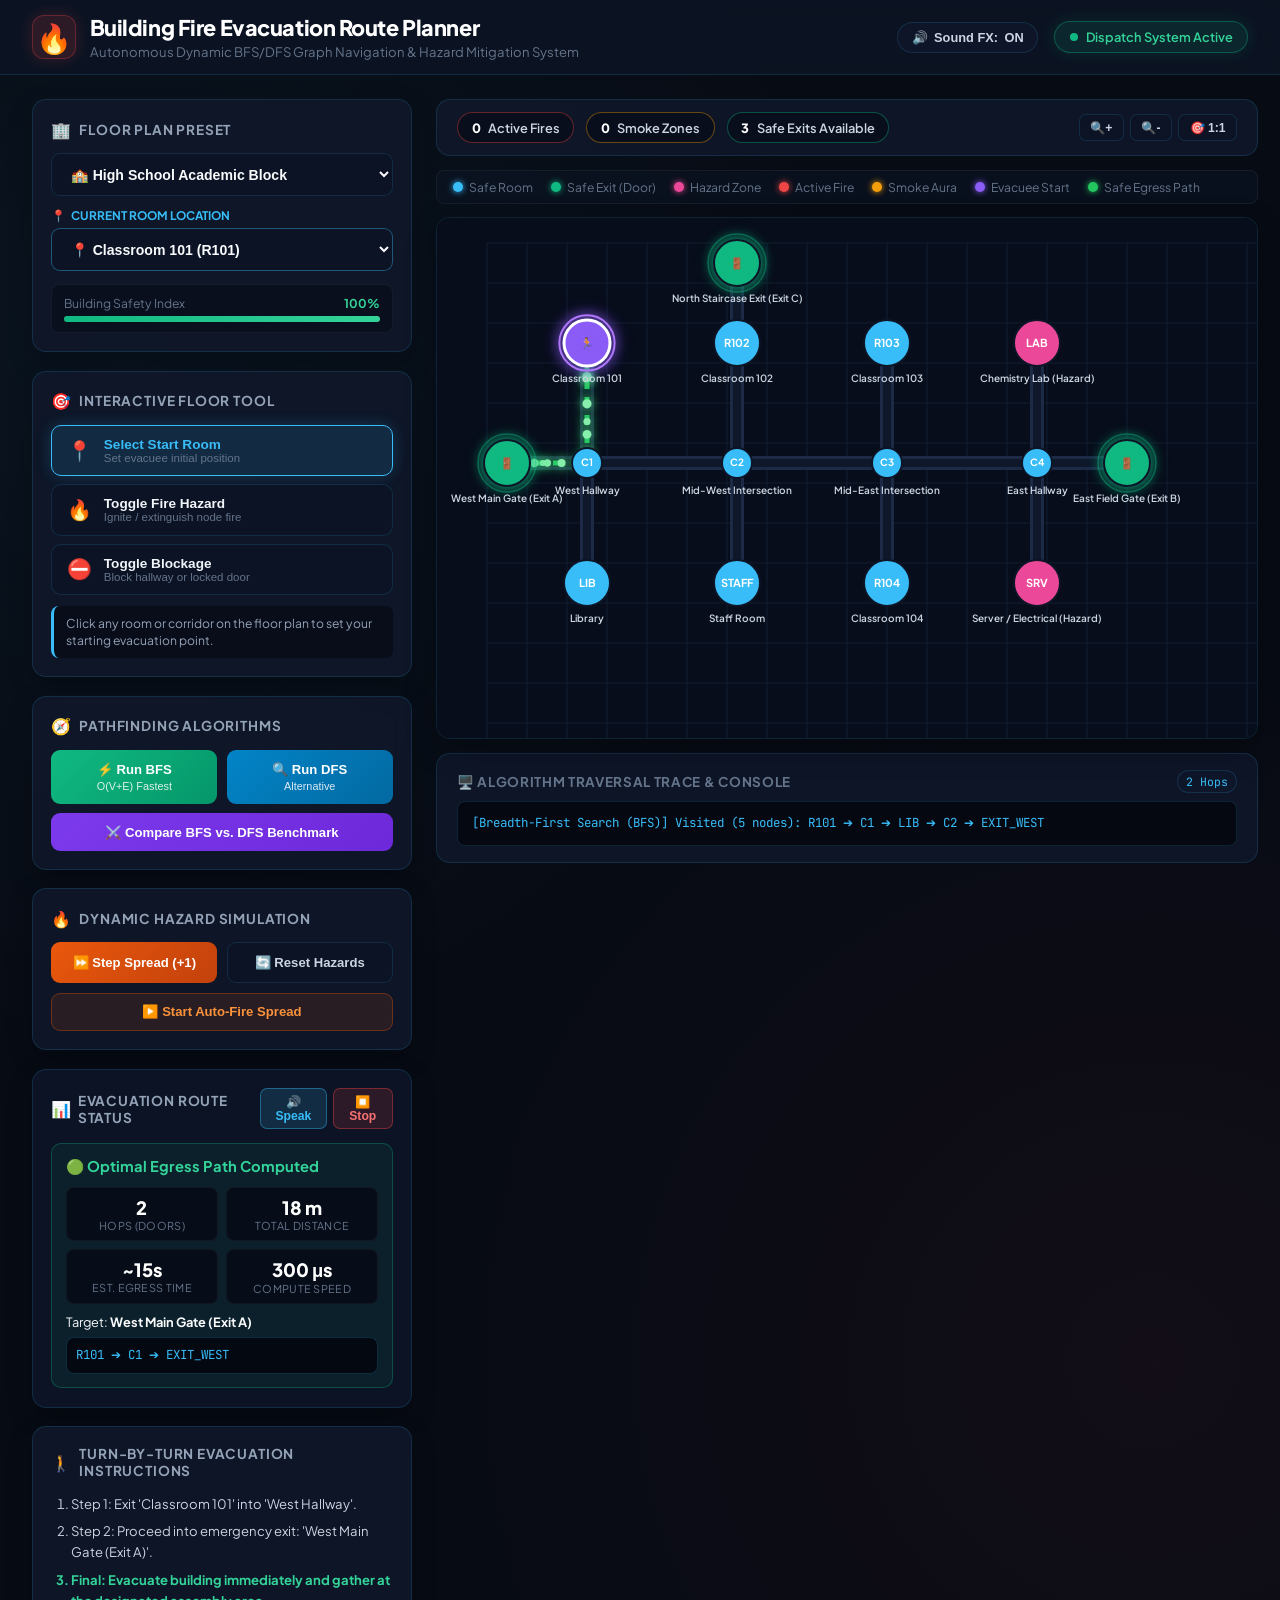
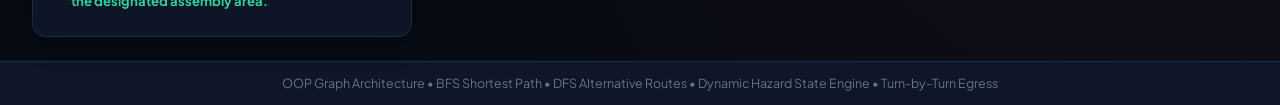
<file: index.html>
<!DOCTYPE html>
<html lang="en">
<head>
    <meta charset="UTF-8">
    <meta name="viewport" content="width=device-width, initial-scale=1.0">
    <title>Building Fire Evacuation Route Planner</title>
    <link rel="stylesheet" href="static/css/style.css">
    <link rel="preconnect" href="https://fonts.googleapis.com">
    <link rel="preconnect" href="https://fonts.gstatic.com" crossorigin>
    <link href="https://fonts.googleapis.com/css2?family=Plus+Jakarta+Sans:wght@400;500;600;700;800&family=JetBrains+Mono:wght@400;600;700&display=swap" rel="stylesheet">
</head>
<body>
    <!-- Top Navigation & System Status Bar -->
    <header class="app-header">
        <div class="header-left">
            <div class="logo-icon">🔥</div>
            <div>
                <h1>Building Fire Evacuation Route Planner</h1>
                <p class="subtitle">Autonomous Dynamic BFS/DFS Graph Navigation & Hazard Mitigation System</p>
            </div>
        </div>
        <div class="header-right">
            <!-- Audio FX Toggle -->
            <button class="sound-toggle-btn" id="btn-sound-toggle" title="Toggle System Sound FX">
                <span id="sound-icon">🔊</span> Sound FX: <span id="sound-status">ON</span>
            </button>
            <!-- System Health Pill -->
            <div class="status-indicator">
                <span class="pulse-dot"></span>
                <span id="system-status">Dispatch System Active</span>
            </div>
        </div>
    </header>

    <main class="dashboard-container">
        <!-- Control Sidebar -->
        <aside class="sidebar">
            <!-- Building Selector Panel -->
            <div class="panel">
                <div class="panel-header">
                    <span class="panel-icon">🏢</span>
                    <h3>Floor Plan Preset</h3>
                </div>
                <select id="preset-selector" class="dropdown">
                    <option value="school" selected>🏫 High School Academic Block</option>
                    <option value="hospital">🏥 City Hospital Emergency Wing</option>
                    <option value="apartment">🏢 Skyline Heights Residential Apartments</option>
                </select>

                <!-- Current Location Dropdown for Direct Instant Allocation -->
                <div style="margin-top: 0.75rem;">
                    <div style="font-size: 0.74rem; color: var(--accent-blue); margin-bottom: 0.35rem; font-weight: 700; text-transform: uppercase; display: flex; align-items: center; gap: 0.3rem;">
                        <span>📍</span> Current Room Location
                    </div>
                    <select id="start-room-selector" class="dropdown" style="border-color: rgba(56, 189, 248, 0.4);">
                        <!-- Dynamically populated -->
                    </select>
                </div>

                <!-- Building Integrity Gauge -->
                <div class="integrity-card">
                    <div class="integrity-label">
                        <span>Building Safety Index</span>
                        <b id="integrity-percent">100%</b>
                    </div>
                    <div class="integrity-track">
                        <div class="integrity-bar" id="integrity-bar" style="width: 100%;"></div>
                    </div>
                </div>
            </div>

            <!-- Interactive Click Tool Panel -->
            <div class="panel">
                <div class="panel-header">
                    <span class="panel-icon">🎯</span>
                    <h3>Interactive Floor Tool</h3>
                </div>
                <div class="tool-buttons">
                    <button class="tool-btn active" data-tool="start" id="tool-start">
                        <span class="tool-icon">📍</span>
                        <div class="tool-info">
                            <span class="tool-title">Select Start Room</span>
                            <span class="tool-desc">Set evacuee initial position</span>
                        </div>
                    </button>
                    <button class="tool-btn" data-tool="fire" id="tool-fire">
                        <span class="tool-icon">🔥</span>
                        <div class="tool-info">
                            <span class="tool-title">Toggle Fire Hazard</span>
                            <span class="tool-desc">Ignite / extinguish node fire</span>
                        </div>
                    </button>
                    <button class="tool-btn" data-tool="block" id="tool-block">
                        <span class="tool-icon">⛔</span>
                        <div class="tool-info">
                            <span class="tool-title">Toggle Blockage</span>
                            <span class="tool-desc">Block hallway or locked door</span>
                        </div>
                    </button>
                </div>
                <div class="hint-box" id="tool-hint">
                    Click any room or corridor on the floor plan to set your starting evacuation point.
                </div>
            </div>

            <!-- Route Planning Algorithms -->
            <div class="panel">
                <div class="panel-header">
                    <span class="panel-icon">🧭</span>
                    <h3>Pathfinding Algorithms</h3>
                </div>
                <div class="action-grid">
                    <button class="btn btn-primary" id="btn-bfs">
                        <span>⚡ Run BFS</span>
                        <small class="algo-badge">O(V+E) Fastest</small>
                    </button>
                    <button class="btn btn-secondary" id="btn-dfs">
                        <span>🔍 Run DFS</span>
                        <small class="algo-badge">Alternative</small>
                    </button>
                </div>
                <button class="btn btn-benchmark" id="btn-compare">
                    ⚔️ Compare BFS vs. DFS Benchmark
                </button>
            </div>

            <!-- Dynamic Fire Simulator -->
            <div class="panel">
                <div class="panel-header">
                    <span class="panel-icon">🔥</span>
                    <h3>Dynamic Hazard Simulation</h3>
                </div>
                <div class="action-grid">
                    <button class="btn btn-warning" id="btn-step-fire">
                        ⏩ Step Spread (+1)
                    </button>
                    <button class="btn btn-outline" id="btn-reset">
                        🔄 Reset Hazards
                    </button>
                </div>
                <!-- Auto Simulation Button -->
                <button class="btn btn-auto-sim" id="btn-auto-sim">
                    ▶️ Start Auto-Fire Spread
                </button>
            </div>

            <!-- Route Result Card -->
            <div class="panel result-panel" id="result-panel">
                <div class="panel-header" style="justify-content: space-between;">
                    <div style="display:flex; align-items:center; gap:0.4rem;">
                        <span class="panel-icon">📊</span>
                        <h3>Evacuation Route Status</h3>
                    </div>
                    <div class="audio-controls">
                        <button class="btn-voice" id="btn-voice" title="Broadcast Audio Instructions" style="display: none;">
                            🔊 Speak
                        </button>
                        <button class="btn-voice btn-stop-voice" id="btn-stop-voice" title="Stop Audio Alert" style="display: none;">
                            ⏹️ Stop
                        </button>
                    </div>
                </div>
                <div id="route-output">
                    <div class="empty-state">Select a starting room and click <b>Run BFS</b> to compute the fastest safe route.</div>
                </div>
            </div>

            <!-- Turn-by-Turn GPS Directions Card -->
            <div class="panel" id="directions-panel" style="display: none;">
                <div class="panel-header">
                    <span class="panel-icon">🚶</span>
                    <h3>Turn-by-Turn Evacuation Instructions</h3>
                </div>
                <ol id="directions-list" class="directions-list"></ol>
            </div>
        </aside>

        <!-- Floor Plan Visualizer Area -->
        <section class="canvas-area">
            <!-- Toolbar above canvas -->
            <div class="canvas-toolbar">
                <div class="stats-bar">
                    <div class="stat-pill stat-fire"><span class="stat-num" id="stat-fires">0</span> Active Fires</div>
                    <div class="stat-pill stat-smoke"><span class="stat-num" id="stat-smokes">0</span> Smoke Zones</div>
                    <div class="stat-pill stat-exit"><span class="stat-num" id="stat-exits">0</span> Safe Exits Available</div>
                </div>
                <div class="canvas-actions">
                    <button class="canvas-tool-btn" id="btn-zoom-in" title="Zoom In">🔍+</button>
                    <button class="canvas-tool-btn" id="btn-zoom-out" title="Zoom Out">🔍-</button>
                    <button class="canvas-tool-btn" id="btn-zoom-reset" title="Reset View">🎯 1:1</button>
                </div>
            </div>

            <!-- Legend Bar -->
            <div class="legend-bar">
                <span class="legend-item"><span class="dot safe"></span> Safe Room</span>
                <span class="legend-item"><span class="dot exit"></span> Safe Exit (Door)</span>
                <span class="legend-item"><span class="dot hazard"></span> Hazard Zone</span>
                <span class="legend-item"><span class="dot fire"></span> Active Fire</span>
                <span class="legend-item"><span class="dot smoke"></span> Smoke Aura</span>
                <span class="legend-item"><span class="dot start"></span> Evacuee Start</span>
                <span class="legend-item"><span class="dot route"></span> Safe Egress Path</span>
            </div>

            <!-- Canvas Wrapper -->
            <div class="canvas-wrapper">
                <canvas id="floor-canvas" width="820" height="520"></canvas>
            </div>

            <!-- Algorithm Comparison Benchmark Table -->
            <div class="benchmark-card" id="benchmark-card" style="display: none;">
                <div class="benchmark-header">
                    <h4>⚔️ Algorithm Benchmark: BFS vs. DFS Performance Analysis</h4>
                    <button class="btn-close" id="btn-close-benchmark">&times;</button>
                </div>
                <table class="benchmark-table">
                    <thead>
                        <tr>
                            <th>Metric</th>
                            <th>Breadth-First Search (BFS)</th>
                            <th>Depth-First Search (DFS)</th>
                            <th>Analysis / Winner</th>
                        </tr>
                    </thead>
                    <tbody id="benchmark-body">
                        <!-- Populated by JavaScript -->
                    </tbody>
                </table>
            </div>

            <!-- Traversal Trace / Step Log -->
            <div class="log-card">
                <div class="log-header">
                    <h4>🖥️ Algorithm Traversal Trace & Console</h4>
                    <span class="log-badge" id="log-step-count">Ready</span>
                </div>
                <div id="traversal-log" class="code-log">System ready. Click on any room or run an algorithm to begin...</div>
            </div>
        </section>
    </main>

    <footer class="app-footer">
        <span>OOP Graph Architecture • BFS Shortest Path • DFS Alternative Routes • Dynamic Hazard State Engine • Turn-by-Turn Egress</span>
    </footer>

    <script src="static/js/app.js"></script>
</body>
</html>
</file>
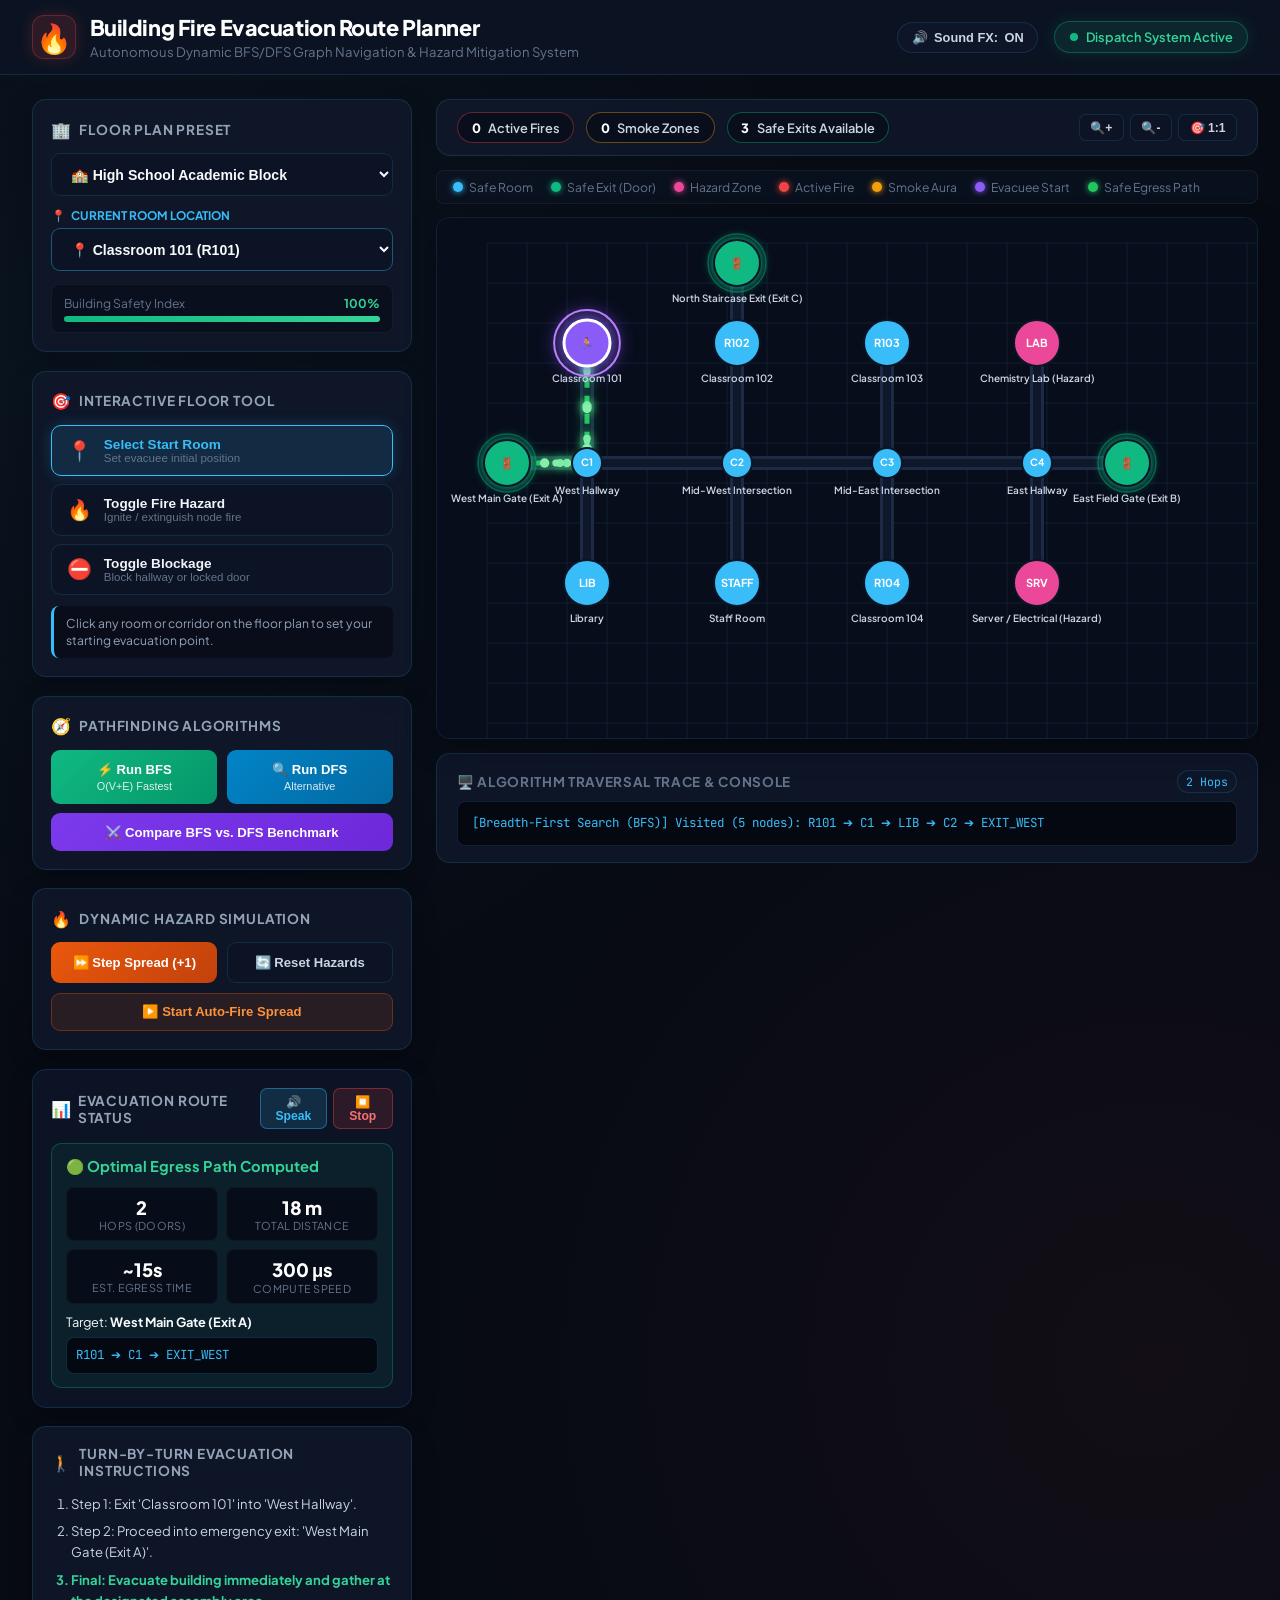
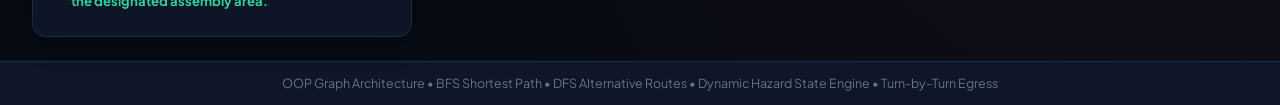
<file: templates/index.html>
<!DOCTYPE html>
<html lang="en">
<head>
    <meta charset="UTF-8">
    <meta name="viewport" content="width=device-width, initial-scale=1.0">
    <title>Building Fire Evacuation Route Planner</title>
    <link rel="stylesheet" href="/static/css/style.css">
    <link rel="preconnect" href="https://fonts.googleapis.com">
    <link rel="preconnect" href="https://fonts.gstatic.com" crossorigin>
    <link href="https://fonts.googleapis.com/css2?family=Plus+Jakarta+Sans:wght@400;500;600;700;800&family=JetBrains+Mono:wght@400;600;700&display=swap" rel="stylesheet">
</head>
<body>
    <!-- Top Navigation & System Status Bar -->
    <header class="app-header">
        <div class="header-left">
            <div class="logo-icon">🔥</div>
            <div>
                <h1>Building Fire Evacuation Route Planner</h1>
                <p class="subtitle">Autonomous Dynamic BFS/DFS Graph Navigation & Hazard Mitigation System</p>
            </div>
        </div>
        <div class="header-right">
            <!-- Audio FX Toggle -->
            <button class="sound-toggle-btn" id="btn-sound-toggle" title="Toggle System Sound FX">
                <span id="sound-icon">🔊</span> Sound FX: <span id="sound-status">ON</span>
            </button>
            <!-- System Health Pill -->
            <div class="status-indicator">
                <span class="pulse-dot"></span>
                <span id="system-status">Dispatch System Active</span>
            </div>
        </div>
    </header>

    <main class="dashboard-container">
        <!-- Control Sidebar -->
        <aside class="sidebar">
            <!-- Building Selector Panel -->
            <div class="panel">
                <div class="panel-header">
                    <span class="panel-icon">🏢</span>
                    <h3>Floor Plan Preset</h3>
                </div>
                <select id="preset-selector" class="dropdown">
                    <option value="school" selected>🏫 High School Academic Block</option>
                    <option value="hospital">🏥 City Hospital Emergency Wing</option>
                    <option value="apartment">🏢 Skyline Heights Residential Apartments</option>
                </select>

                <!-- Current Location Dropdown for Direct Instant Allocation -->
                <div style="margin-top: 0.75rem;">
                    <div style="font-size: 0.74rem; color: var(--accent-blue); margin-bottom: 0.35rem; font-weight: 700; text-transform: uppercase; display: flex; align-items: center; gap: 0.3rem;">
                        <span>📍</span> Current Room Location
                    </div>
                    <select id="start-room-selector" class="dropdown" style="border-color: rgba(56, 189, 248, 0.4);">
                        <!-- Dynamically populated -->
                    </select>
                </div>

                <!-- Building Integrity Gauge -->
                <div class="integrity-card">
                    <div class="integrity-label">
                        <span>Building Safety Index</span>
                        <b id="integrity-percent">100%</b>
                    </div>
                    <div class="integrity-track">
                        <div class="integrity-bar" id="integrity-bar" style="width: 100%;"></div>
                    </div>
                </div>
            </div>

            <!-- Interactive Click Tool Panel -->
            <div class="panel">
                <div class="panel-header">
                    <span class="panel-icon">🎯</span>
                    <h3>Interactive Floor Tool</h3>
                </div>
                <div class="tool-buttons">
                    <button class="tool-btn active" data-tool="start" id="tool-start">
                        <span class="tool-icon">📍</span>
                        <div class="tool-info">
                            <span class="tool-title">Select Start Room</span>
                            <span class="tool-desc">Set evacuee initial position</span>
                        </div>
                    </button>
                    <button class="tool-btn" data-tool="fire" id="tool-fire">
                        <span class="tool-icon">🔥</span>
                        <div class="tool-info">
                            <span class="tool-title">Toggle Fire Hazard</span>
                            <span class="tool-desc">Ignite / extinguish node fire</span>
                        </div>
                    </button>
                    <button class="tool-btn" data-tool="block" id="tool-block">
                        <span class="tool-icon">⛔</span>
                        <div class="tool-info">
                            <span class="tool-title">Toggle Blockage</span>
                            <span class="tool-desc">Block hallway or locked door</span>
                        </div>
                    </button>
                </div>
                <div class="hint-box" id="tool-hint">
                    Click any room or corridor on the floor plan to set your starting evacuation point.
                </div>
            </div>

            <!-- Route Planning Algorithms -->
            <div class="panel">
                <div class="panel-header">
                    <span class="panel-icon">🧭</span>
                    <h3>Pathfinding Algorithms</h3>
                </div>
                <div class="action-grid">
                    <button class="btn btn-primary" id="btn-bfs">
                        <span>⚡ Run BFS</span>
                        <small class="algo-badge">O(V+E) Fastest</small>
                    </button>
                    <button class="btn btn-secondary" id="btn-dfs">
                        <span>🔍 Run DFS</span>
                        <small class="algo-badge">Alternative</small>
                    </button>
                </div>
                <button class="btn btn-benchmark" id="btn-compare">
                    ⚔️ Compare BFS vs. DFS Benchmark
                </button>
            </div>

            <!-- Dynamic Fire Simulator -->
            <div class="panel">
                <div class="panel-header">
                    <span class="panel-icon">🔥</span>
                    <h3>Dynamic Hazard Simulation</h3>
                </div>
                <div class="action-grid">
                    <button class="btn btn-warning" id="btn-step-fire">
                        ⏩ Step Spread (+1)
                    </button>
                    <button class="btn btn-outline" id="btn-reset">
                        🔄 Reset Hazards
                    </button>
                </div>
                <!-- Auto Simulation Button -->
                <button class="btn btn-auto-sim" id="btn-auto-sim">
                    ▶️ Start Auto-Fire Spread
                </button>
            </div>

            <!-- Route Result Card -->
            <div class="panel result-panel" id="result-panel">
                <div class="panel-header" style="justify-content: space-between;">
                    <div style="display:flex; align-items:center; gap:0.4rem;">
                        <span class="panel-icon">📊</span>
                        <h3>Evacuation Route Status</h3>
                    </div>
                    <div class="audio-controls">
                        <button class="btn-voice" id="btn-voice" title="Broadcast Audio Instructions" style="display: none;">
                            🔊 Speak
                        </button>
                        <button class="btn-voice btn-stop-voice" id="btn-stop-voice" title="Stop Audio Alert" style="display: none;">
                            ⏹️ Stop
                        </button>
                    </div>
                </div>
                <div id="route-output">
                    <div class="empty-state">Select a starting room and click <b>Run BFS</b> to compute the fastest safe route.</div>
                </div>
            </div>

            <!-- Turn-by-Turn GPS Directions Card -->
            <div class="panel" id="directions-panel" style="display: none;">
                <div class="panel-header">
                    <span class="panel-icon">🚶</span>
                    <h3>Turn-by-Turn Evacuation Instructions</h3>
                </div>
                <ol id="directions-list" class="directions-list"></ol>
            </div>
        </aside>

        <!-- Floor Plan Visualizer Area -->
        <section class="canvas-area">
            <!-- Toolbar above canvas -->
            <div class="canvas-toolbar">
                <div class="stats-bar">
                    <div class="stat-pill stat-fire"><span class="stat-num" id="stat-fires">0</span> Active Fires</div>
                    <div class="stat-pill stat-smoke"><span class="stat-num" id="stat-smokes">0</span> Smoke Zones</div>
                    <div class="stat-pill stat-exit"><span class="stat-num" id="stat-exits">0</span> Safe Exits Available</div>
                </div>
                <div class="canvas-actions">
                    <button class="canvas-tool-btn" id="btn-zoom-in" title="Zoom In">🔍+</button>
                    <button class="canvas-tool-btn" id="btn-zoom-out" title="Zoom Out">🔍-</button>
                    <button class="canvas-tool-btn" id="btn-zoom-reset" title="Reset View">🎯 1:1</button>
                </div>
            </div>

            <!-- Legend Bar -->
            <div class="legend-bar">
                <span class="legend-item"><span class="dot safe"></span> Safe Room</span>
                <span class="legend-item"><span class="dot exit"></span> Safe Exit (Door)</span>
                <span class="legend-item"><span class="dot hazard"></span> Hazard Zone</span>
                <span class="legend-item"><span class="dot fire"></span> Active Fire</span>
                <span class="legend-item"><span class="dot smoke"></span> Smoke Aura</span>
                <span class="legend-item"><span class="dot start"></span> Evacuee Start</span>
                <span class="legend-item"><span class="dot route"></span> Safe Egress Path</span>
            </div>

            <!-- Canvas Wrapper -->
            <div class="canvas-wrapper">
                <canvas id="floor-canvas" width="820" height="520"></canvas>
            </div>

            <!-- Algorithm Comparison Benchmark Table -->
            <div class="benchmark-card" id="benchmark-card" style="display: none;">
                <div class="benchmark-header">
                    <h4>⚔️ Algorithm Benchmark: BFS vs. DFS Performance Analysis</h4>
                    <button class="btn-close" id="btn-close-benchmark">&times;</button>
                </div>
                <table class="benchmark-table">
                    <thead>
                        <tr>
                            <th>Metric</th>
                            <th>Breadth-First Search (BFS)</th>
                            <th>Depth-First Search (DFS)</th>
                            <th>Analysis / Winner</th>
                        </tr>
                    </thead>
                    <tbody id="benchmark-body">
                        <!-- Populated by JavaScript -->
                    </tbody>
                </table>
            </div>

            <!-- Traversal Trace / Step Log -->
            <div class="log-card">
                <div class="log-header">
                    <h4>🖥️ Algorithm Traversal Trace & Console</h4>
                    <span class="log-badge" id="log-step-count">Ready</span>
                </div>
                <div id="traversal-log" class="code-log">System ready. Click on any room or run an algorithm to begin...</div>
            </div>
        </section>
    </main>

    <footer class="app-footer">
        <span>OOP Graph Architecture • BFS Shortest Path • DFS Alternative Routes • Dynamic Hazard State Engine • Turn-by-Turn Egress</span>
    </footer>

    <script src="/static/js/app.js"></script>
</body>
</html>
</file>
<file: static/css/style.css>
:root {
    --bg-primary: #070b14;
    --bg-card: rgba(16, 24, 43, 0.85);
    --bg-card-hover: rgba(26, 38, 66, 0.9);
    --border: rgba(56, 189, 248, 0.15);
    --border-hover: rgba(56, 189, 248, 0.4);
    --text-primary: #f8fafc;
    --text-secondary: #cbd5e1;
    --text-muted: #64748b;
    --accent-blue: #38bdf8;
    --accent-green: #10b981;
    --accent-fire: #ef4444;
    --accent-smoke: #f59e0b;
    --accent-purple: #8b5cf6;
    --font-sans: 'Plus Jakarta Sans', -apple-system, BlinkMacSystemFont, sans-serif;
    --font-mono: 'JetBrains Mono', monospace;
}

* {
    box-sizing: border-box;
    margin: 0;
    padding: 0;
}

body {
    background-color: var(--bg-primary);
    background-image: 
        radial-gradient(circle at 10% 20%, rgba(56, 189, 248, 0.05) 0%, transparent 40%),
        radial-gradient(circle at 90% 80%, rgba(239, 68, 68, 0.05) 0%, transparent 40%);
    color: var(--text-primary);
    font-family: var(--font-sans);
    min-height: 100vh;
    display: flex;
    flex-direction: column;
}

/* Custom Scrollbars */
::-webkit-scrollbar {
    width: 6px;
    height: 6px;
}
::-webkit-scrollbar-track {
    background: #090e1a;
}
::-webkit-scrollbar-thumb {
    background: #233152;
    border-radius: 3px;
}
::-webkit-scrollbar-thumb:hover {
    background: var(--accent-blue);
}

/* Header */
.app-header {
    background: rgba(13, 20, 36, 0.9);
    backdrop-filter: blur(12px);
    border-bottom: 1px solid var(--border);
    padding: 0.9rem 2rem;
    display: flex;
    justify-content: space-between;
    align-items: center;
    position: sticky;
    top: 0;
    z-index: 50;
}

.header-left {
    display: flex;
    align-items: center;
    gap: 0.85rem;
}

.logo-icon {
    font-size: 1.8rem;
    background: rgba(239, 68, 68, 0.15);
    border: 1px solid rgba(239, 68, 68, 0.3);
    border-radius: 12px;
    width: 44px;
    height: 44px;
    display: flex;
    align-items: center;
    justify-content: center;
    box-shadow: 0 0 15px rgba(239, 68, 68, 0.2);
}

.header-left h1 {
    font-size: 1.35rem;
    font-weight: 800;
    color: #ffffff;
    letter-spacing: -0.02em;
}

.header-left .subtitle {
    color: var(--text-muted);
    font-size: 0.82rem;
    margin-top: 0.1rem;
}

.header-right {
    display: flex;
    align-items: center;
    gap: 1rem;
}

.sound-toggle-btn {
    background: rgba(15, 23, 42, 0.9);
    border: 1px solid var(--border);
    color: var(--text-secondary);
    padding: 0.45rem 0.85rem;
    border-radius: 9999px;
    font-size: 0.8rem;
    font-weight: 600;
    cursor: pointer;
    transition: all 0.2s ease;
    display: flex;
    align-items: center;
    gap: 0.4rem;
}
.sound-toggle-btn:hover {
    border-color: var(--accent-blue);
    color: #ffffff;
    box-shadow: 0 0 10px rgba(56, 189, 248, 0.2);
}

.status-indicator {
    display: flex;
    align-items: center;
    gap: 0.5rem;
    background: rgba(16, 185, 129, 0.12);
    border: 1px solid rgba(16, 185, 129, 0.35);
    padding: 0.45rem 0.9rem;
    border-radius: 9999px;
    font-size: 0.8rem;
    font-weight: 600;
    color: #34d399;
    box-shadow: 0 0 15px rgba(16, 185, 129, 0.15);
}

.pulse-dot {
    width: 8px;
    height: 8px;
    background-color: #10b981;
    border-radius: 50%;
    animation: pulse 2s infinite;
}

@keyframes pulse {
    0% { transform: scale(0.95); box-shadow: 0 0 0 0 rgba(16, 185, 129, 0.7); }
    70% { transform: scale(1.1); box-shadow: 0 0 0 8px rgba(16, 185, 129, 0); }
    100% { transform: scale(0.95); box-shadow: 0 0 0 0 rgba(16, 185, 129, 0); }
}

/* Layout */
.dashboard-container {
    display: grid;
    grid-template-columns: 380px 1fr;
    gap: 1.5rem;
    padding: 1.5rem 2rem;
    flex: 1;
}

/* Sidebar Panels */
.sidebar {
    display: flex;
    flex-direction: column;
    gap: 1.15rem;
}

.panel {
    background: var(--bg-card);
    backdrop-filter: blur(10px);
    border: 1px solid var(--border);
    border-radius: 14px;
    padding: 1.15rem;
    box-shadow: 0 8px 24px rgba(0, 0, 0, 0.25);
    transition: border-color 0.2s ease;
}
.panel:hover {
    border-color: var(--border-hover);
}

.panel-header {
    display: flex;
    align-items: center;
    gap: 0.5rem;
    margin-bottom: 0.85rem;
}

.panel-header h3 {
    font-size: 0.85rem;
    font-weight: 700;
    color: #94a3b8;
    text-transform: uppercase;
    letter-spacing: 0.06em;
}

.panel-icon {
    font-size: 1rem;
}

.dropdown {
    width: 100%;
    background-color: #0b1324;
    border: 1px solid var(--border);
    color: var(--text-primary);
    padding: 0.7rem 0.9rem;
    border-radius: 9px;
    font-size: 0.88rem;
    outline: none;
    font-weight: 600;
    cursor: pointer;
    transition: all 0.2s;
}
.dropdown:focus {
    border-color: var(--accent-blue);
    box-shadow: 0 0 12px rgba(56, 189, 248, 0.25);
}

/* Integrity Gauge */
.integrity-card {
    margin-top: 0.85rem;
    background: #090f1d;
    border: 1px solid rgba(255, 255, 255, 0.05);
    border-radius: 8px;
    padding: 0.6rem 0.75rem;
}

.integrity-label {
    display: flex;
    justify-content: space-between;
    font-size: 0.76rem;
    color: var(--text-muted);
    margin-bottom: 0.35rem;
}

.integrity-label b {
    color: #34d399;
}

.integrity-track {
    width: 100%;
    height: 6px;
    background: #172540;
    border-radius: 9999px;
    overflow: hidden;
}

.integrity-bar {
    height: 100%;
    background: linear-gradient(90deg, #10b981 0%, #34d399 100%);
    transition: width 0.4s ease, background 0.4s ease;
}

/* Tool Buttons */
.tool-buttons {
    display: flex;
    flex-direction: column;
    gap: 0.5rem;
}

.tool-btn {
    background: #0b1324;
    border: 1px solid var(--border);
    color: var(--text-secondary);
    padding: 0.7rem 0.9rem;
    border-radius: 10px;
    cursor: pointer;
    display: flex;
    align-items: center;
    gap: 0.75rem;
    text-align: left;
    transition: all 0.2s ease;
}
.tool-btn:hover {
    background: var(--bg-card-hover);
    border-color: var(--border-hover);
    color: #ffffff;
    transform: translateX(2px);
}

.tool-btn.active {
    background: rgba(56, 189, 248, 0.12);
    border-color: var(--accent-blue);
    box-shadow: 0 0 15px rgba(56, 189, 248, 0.2);
}

.tool-btn.active .tool-title {
    color: var(--accent-blue);
}

.tool-icon {
    font-size: 1.25rem;
}

.tool-info {
    display: flex;
    flex-direction: column;
}

.tool-title {
    font-size: 0.85rem;
    font-weight: 700;
    color: #f1f5f9;
}

.tool-desc {
    font-size: 0.72rem;
    color: var(--text-muted);
}

.hint-box {
    margin-top: 0.7rem;
    font-size: 0.76rem;
    color: #94a3b8;
    line-height: 1.4;
    background: #080d19;
    padding: 0.55rem 0.75rem;
    border-radius: 8px;
    border-left: 3px solid var(--accent-blue);
}

/* Action Buttons */
.action-grid {
    display: grid;
    grid-template-columns: 1fr 1fr;
    gap: 0.6rem;
}

.btn {
    padding: 0.75rem 0.85rem;
    border-radius: 9px;
    font-size: 0.82rem;
    font-weight: 700;
    border: none;
    cursor: pointer;
    transition: all 0.2s ease;
    display: flex;
    flex-direction: column;
    align-items: center;
    justify-content: center;
    text-align: center;
    gap: 0.2rem;
}

.algo-badge {
    font-size: 0.68rem;
    opacity: 0.85;
    font-weight: 500;
}

.btn-primary {
    background: linear-gradient(135deg, #10b981 0%, #059669 100%);
    color: white;
}
.btn-primary:hover {
    box-shadow: 0 0 18px rgba(16, 185, 129, 0.45);
    transform: translateY(-1px);
}

.btn-secondary {
    background: linear-gradient(135deg, #0284c7 0%, #0369a1 100%);
    color: white;
}
.btn-secondary:hover {
    box-shadow: 0 0 18px rgba(2, 132, 199, 0.45);
    transform: translateY(-1px);
}

.btn-benchmark {
    background: linear-gradient(135deg, #7c3aed 0%, #6d28d9 100%);
    color: white;
    margin-top: 0.6rem;
    width: 100%;
    flex-direction: row;
    gap: 0.4rem;
    padding: 0.7rem;
}
.btn-benchmark:hover {
    box-shadow: 0 0 18px rgba(124, 58, 237, 0.45);
    transform: translateY(-1px);
}

.btn-warning {
    background: linear-gradient(135deg, #ea580c 0%, #c2410c 100%);
    color: white;
}
.btn-warning:hover {
    box-shadow: 0 0 18px rgba(234, 88, 12, 0.45);
    transform: translateY(-1px);
}

.btn-outline {
    background: #0b1324;
    border: 1px solid var(--border);
    color: var(--text-secondary);
}
.btn-outline:hover {
    background: var(--bg-card-hover);
    color: #ffffff;
    border-color: var(--border-hover);
}

.btn-auto-sim {
    background: rgba(234, 88, 12, 0.12);
    border: 1px solid rgba(234, 88, 12, 0.35);
    color: #fb923c;
    margin-top: 0.6rem;
    width: 100%;
    flex-direction: row;
    gap: 0.4rem;
    padding: 0.65rem;
}
.btn-auto-sim:hover {
    background: rgba(234, 88, 12, 0.25);
    color: #ffffff;
    box-shadow: 0 0 15px rgba(234, 88, 12, 0.3);
}
.btn-auto-sim.running {
    background: rgba(239, 68, 68, 0.25);
    border-color: #ef4444;
    color: #fca5a5;
    animation: pulse 1.5s infinite;
}

/* Results Card */
.result-panel {
    background: #0b1324;
}

.audio-controls {
    display: flex;
    gap: 0.4rem;
}

.btn-voice {
    background: rgba(56, 189, 248, 0.15);
    border: 1px solid rgba(56, 189, 248, 0.4);
    color: #38bdf8;
    padding: 0.35rem 0.7rem;
    border-radius: 7px;
    font-size: 0.76rem;
    font-weight: 700;
    cursor: pointer;
    transition: all 0.2s;
}
.btn-voice:hover {
    background: rgba(56, 189, 248, 0.3);
    color: #ffffff;
}

.btn-stop-voice {
    background: rgba(239, 68, 68, 0.15);
    border-color: rgba(239, 68, 68, 0.4);
    color: #f87171;
}
.btn-stop-voice:hover {
    background: rgba(239, 68, 68, 0.3);
    color: #ffffff;
}

.empty-state {
    color: var(--text-muted);
    font-size: 0.82rem;
    line-height: 1.4;
}

.route-success {
    background: rgba(16, 185, 129, 0.08);
    border: 1px solid rgba(16, 185, 129, 0.3);
    border-radius: 10px;
    padding: 0.85rem;
}

.route-success h4 {
    color: #34d399;
    font-size: 0.92rem;
    margin-bottom: 0.4rem;
    display: flex;
    align-items: center;
    gap: 0.4rem;
}

.route-stats {
    display: grid;
    grid-template-columns: 1fr 1fr;
    gap: 0.5rem;
    margin: 0.65rem 0;
}

.route-stat-box {
    background: #070d18;
    padding: 0.5rem;
    border-radius: 8px;
    text-align: center;
    border: 1px solid rgba(255, 255, 255, 0.04);
}

.route-stat-box .val {
    font-size: 1.15rem;
    font-weight: 800;
    color: #ffffff;
}

.route-stat-box .lbl {
    font-size: 0.68rem;
    color: var(--text-muted);
    text-transform: uppercase;
    letter-spacing: 0.03em;
}

.path-chain {
    font-family: var(--font-mono);
    font-size: 0.78rem;
    background: #040811;
    padding: 0.55rem;
    border-radius: 8px;
    color: #38bdf8;
    word-break: break-all;
    line-height: 1.4;
    border: 1px solid rgba(56, 189, 248, 0.2);
}

.route-danger {
    background: rgba(239, 68, 68, 0.1);
    border: 1px solid rgba(239, 68, 68, 0.3);
    border-radius: 10px;
    padding: 0.85rem;
    color: #f87171;
}

/* Turn by Turn Directions */
.directions-list {
    margin-left: 1.25rem;
    font-size: 0.82rem;
    line-height: 1.6;
    color: #cbd5e1;
}
.directions-list li {
    margin-bottom: 0.4rem;
}
.directions-list li:last-child {
    color: #34d399;
    font-weight: 700;
}

/* Canvas Area */
.canvas-area {
    display: flex;
    flex-direction: column;
    gap: 0.85rem;
}

.canvas-toolbar {
    display: flex;
    justify-content: space-between;
    align-items: center;
    background: var(--bg-card);
    border: 1px solid var(--border);
    padding: 0.75rem 1.25rem;
    border-radius: 14px;
}

.stats-bar {
    display: flex;
    gap: 0.75rem;
}

.stat-pill {
    background: #080e1b;
    border: 1px solid var(--border);
    padding: 0.4rem 0.85rem;
    border-radius: 9999px;
    font-size: 0.8rem;
    color: var(--text-secondary);
    display: flex;
    align-items: center;
    gap: 0.45rem;
    font-weight: 600;
}

.stat-pill.stat-fire { border-color: rgba(239, 68, 68, 0.4); }
.stat-pill.stat-smoke { border-color: rgba(245, 158, 11, 0.4); }
.stat-pill.stat-exit { border-color: rgba(16, 185, 129, 0.4); }

.stat-num {
    color: #ffffff;
    font-weight: 800;
}

.canvas-actions {
    display: flex;
    gap: 0.4rem;
}

.canvas-tool-btn {
    background: #0b1324;
    border: 1px solid var(--border);
    color: var(--text-secondary);
    padding: 0.35rem 0.65rem;
    border-radius: 7px;
    font-size: 0.76rem;
    font-weight: 700;
    cursor: pointer;
    transition: all 0.2s;
}
.canvas-tool-btn:hover {
    background: var(--accent-blue);
    color: #070b14;
    border-color: var(--accent-blue);
}

.legend-bar {
    display: flex;
    flex-wrap: wrap;
    gap: 1.1rem;
    font-size: 0.76rem;
    color: var(--text-muted);
    background: rgba(13, 20, 36, 0.6);
    padding: 0.5rem 1rem;
    border-radius: 8px;
    border: 1px solid rgba(255, 255, 255, 0.05);
}

.legend-item {
    display: flex;
    align-items: center;
    gap: 0.4rem;
}

.dot {
    width: 10px;
    height: 10px;
    border-radius: 50%;
}
.dot.safe { background: #38bdf8; box-shadow: 0 0 6px #38bdf8; }
.dot.exit { background: #10b981; box-shadow: 0 0 6px #10b981; }
.dot.hazard { background: #ec4899; box-shadow: 0 0 6px #ec4899; }
.dot.fire { background: #ef4444; box-shadow: 0 0 6px #ef4444; }
.dot.smoke { background: #f59e0b; box-shadow: 0 0 6px #f59e0b; }
.dot.start { background: #8b5cf6; box-shadow: 0 0 6px #8b5cf6; }
.dot.route { background: #22c55e; box-shadow: 0 0 6px #22c55e; }

/* Canvas Container */
.canvas-wrapper {
    background: #050913;
    border: 1px solid var(--border);
    border-radius: 14px;
    overflow: hidden;
    display: flex;
    justify-content: center;
    align-items: center;
    box-shadow: inset 0 0 35px rgba(0, 0, 0, 0.7), 0 10px 30px rgba(0, 0, 0, 0.3);
    position: relative;
}

#floor-canvas {
    cursor: crosshair;
    background: #070d1b;
}

/* Benchmark Card */
.benchmark-card {
    background: #0c1426;
    border: 1px solid #334155;
    border-radius: 14px;
    padding: 1.25rem;
    box-shadow: 0 10px 30px rgba(0, 0, 0, 0.4);
}

.benchmark-header {
    display: flex;
    justify-content: space-between;
    align-items: center;
    margin-bottom: 0.75rem;
}

.benchmark-card h4 {
    color: #a78bfa;
    font-size: 0.95rem;
    font-weight: 700;
}

.btn-close {
    background: transparent;
    border: none;
    color: #94a3b8;
    font-size: 1.4rem;
    cursor: pointer;
    line-height: 1;
}
.btn-close:hover {
    color: #ffffff;
}

.benchmark-table {
    width: 100%;
    border-collapse: collapse;
    margin-top: 0.6rem;
    font-size: 0.85rem;
}

.benchmark-table th {
    background: #172554;
    color: #93c5fd;
    text-align: left;
    padding: 0.7rem 0.9rem;
    font-weight: 700;
    border-bottom: 2px solid #1e3a8a;
}

.benchmark-table td {
    padding: 0.7rem 0.9rem;
    border-bottom: 1px solid #1e293b;
    color: #e2e8f0;
}

.benchmark-table tr:hover {
    background: rgba(255, 255, 255, 0.02);
}

.badge-win {
    background: rgba(16, 185, 129, 0.2);
    border: 1px solid rgba(16, 185, 129, 0.5);
    color: #34d399;
    padding: 0.2rem 0.55rem;
    border-radius: 9999px;
    font-size: 0.72rem;
    font-weight: 700;
}

.badge-sub {
    background: rgba(239, 68, 68, 0.2);
    border: 1px solid rgba(239, 68, 68, 0.5);
    color: #f87171;
    padding: 0.2rem 0.55rem;
    border-radius: 9999px;
    font-size: 0.72rem;
    font-weight: 700;
}

/* Traversal Log */
.log-card {
    background: var(--bg-card);
    border: 1px solid var(--border);
    border-radius: 14px;
    padding: 1rem 1.25rem;
}

.log-header {
    display: flex;
    justify-content: space-between;
    align-items: center;
    margin-bottom: 0.5rem;
}

.log-header h4 {
    font-size: 0.84rem;
    color: var(--text-muted);
    text-transform: uppercase;
    letter-spacing: 0.05em;
}

.log-badge {
    background: #0e172a;
    border: 1px solid var(--border);
    color: var(--accent-blue);
    font-size: 0.72rem;
    padding: 0.2rem 0.5rem;
    border-radius: 9999px;
    font-family: var(--font-mono);
}

.code-log {
    font-family: var(--font-mono);
    font-size: 0.78rem;
    color: #38bdf8;
    background: #050811;
    padding: 0.75rem 0.9rem;
    border-radius: 8px;
    min-height: 44px;
    max-height: 110px;
    overflow-y: auto;
    line-height: 1.5;
    border: 1px solid rgba(56, 189, 248, 0.15);
}

/* Footer */
.app-footer {
    border-top: 1px solid var(--border);
    padding: 0.85rem;
    text-align: center;
    font-size: 0.78rem;
    color: #64748b;
    background: var(--bg-card);
}
</file>
